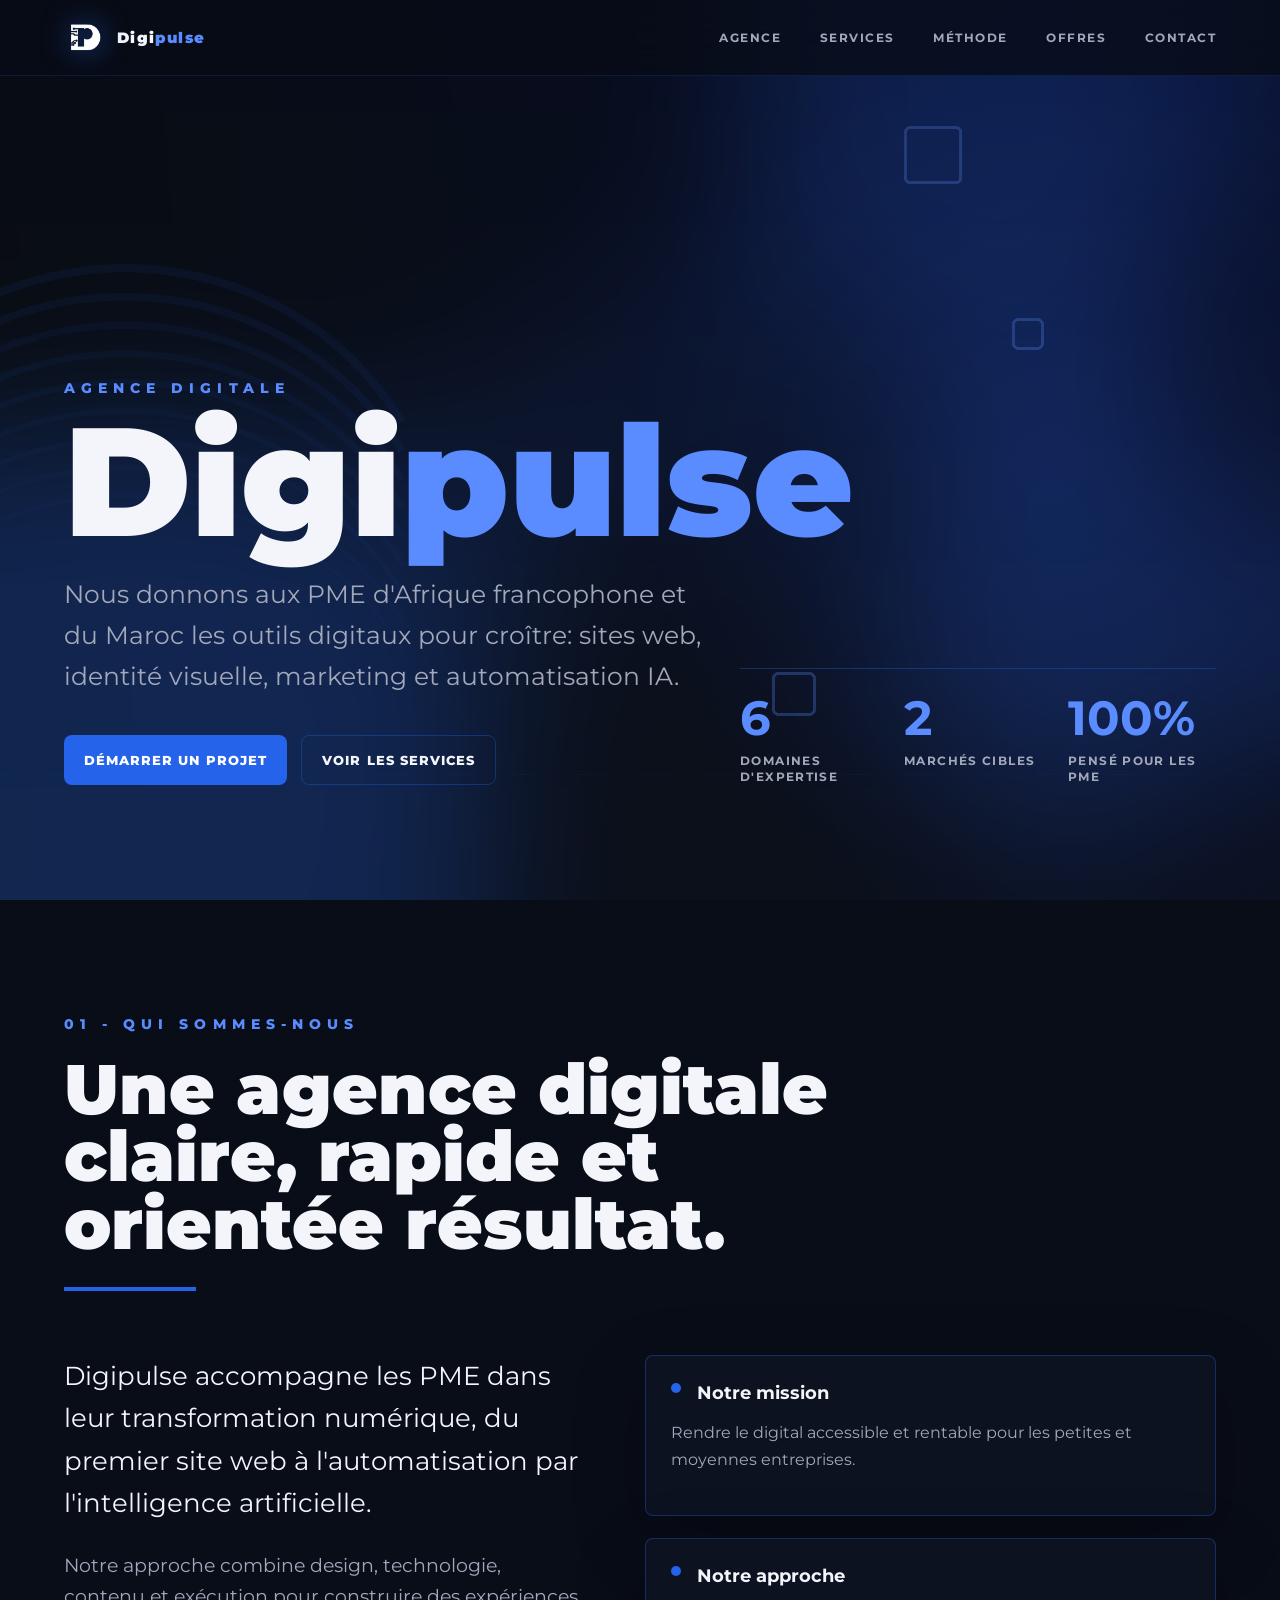
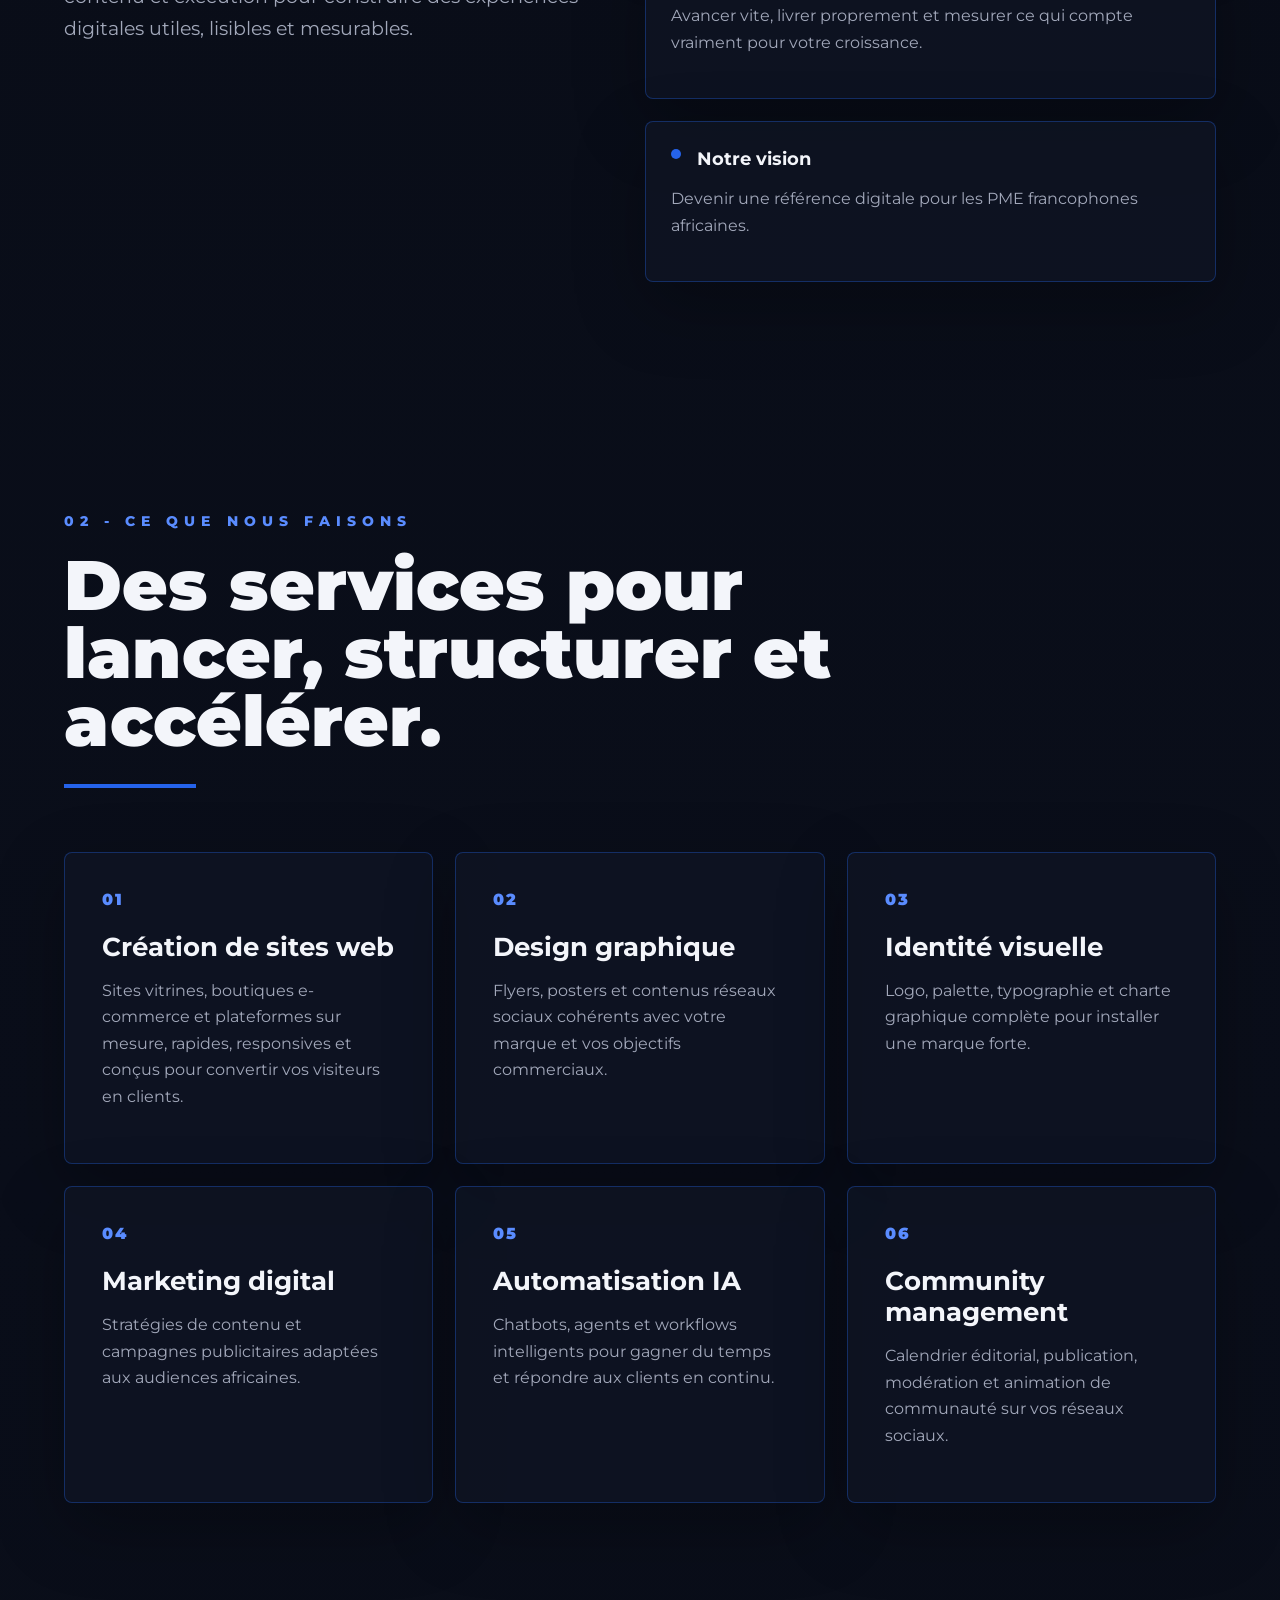
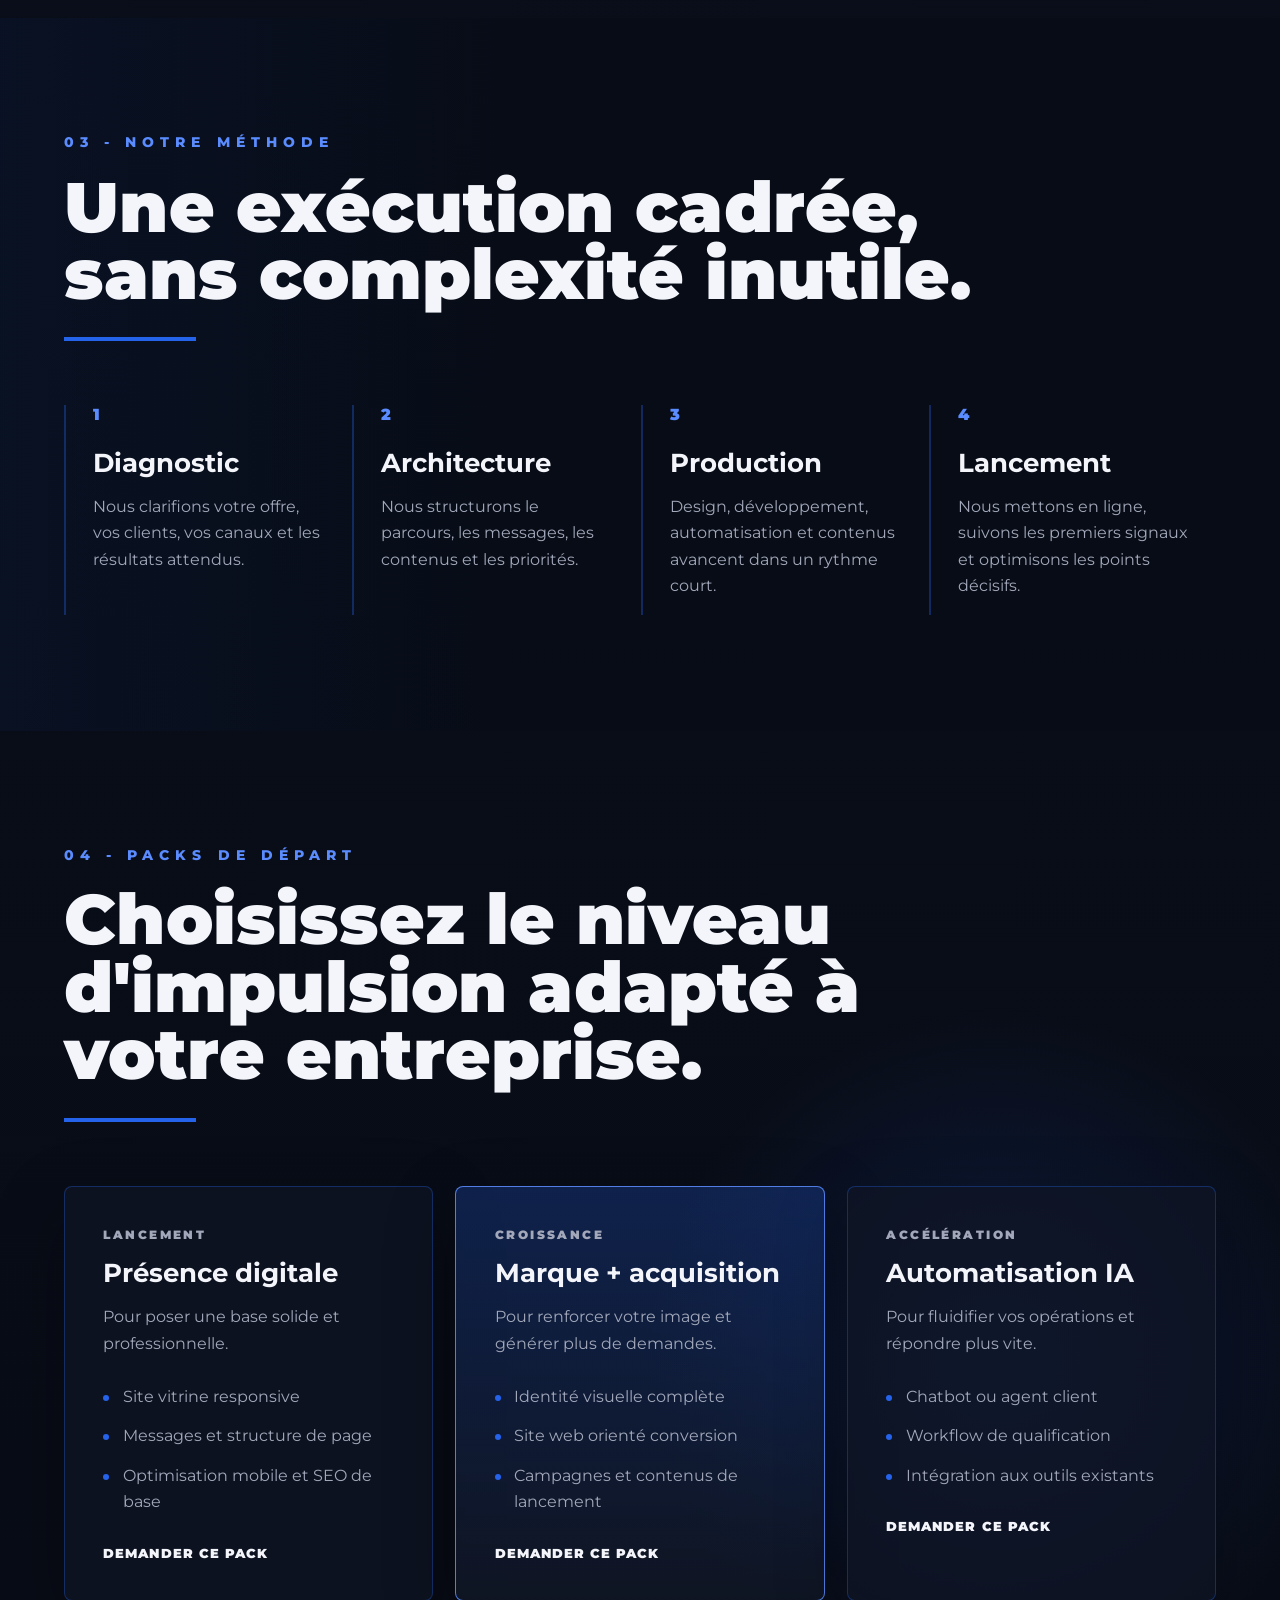
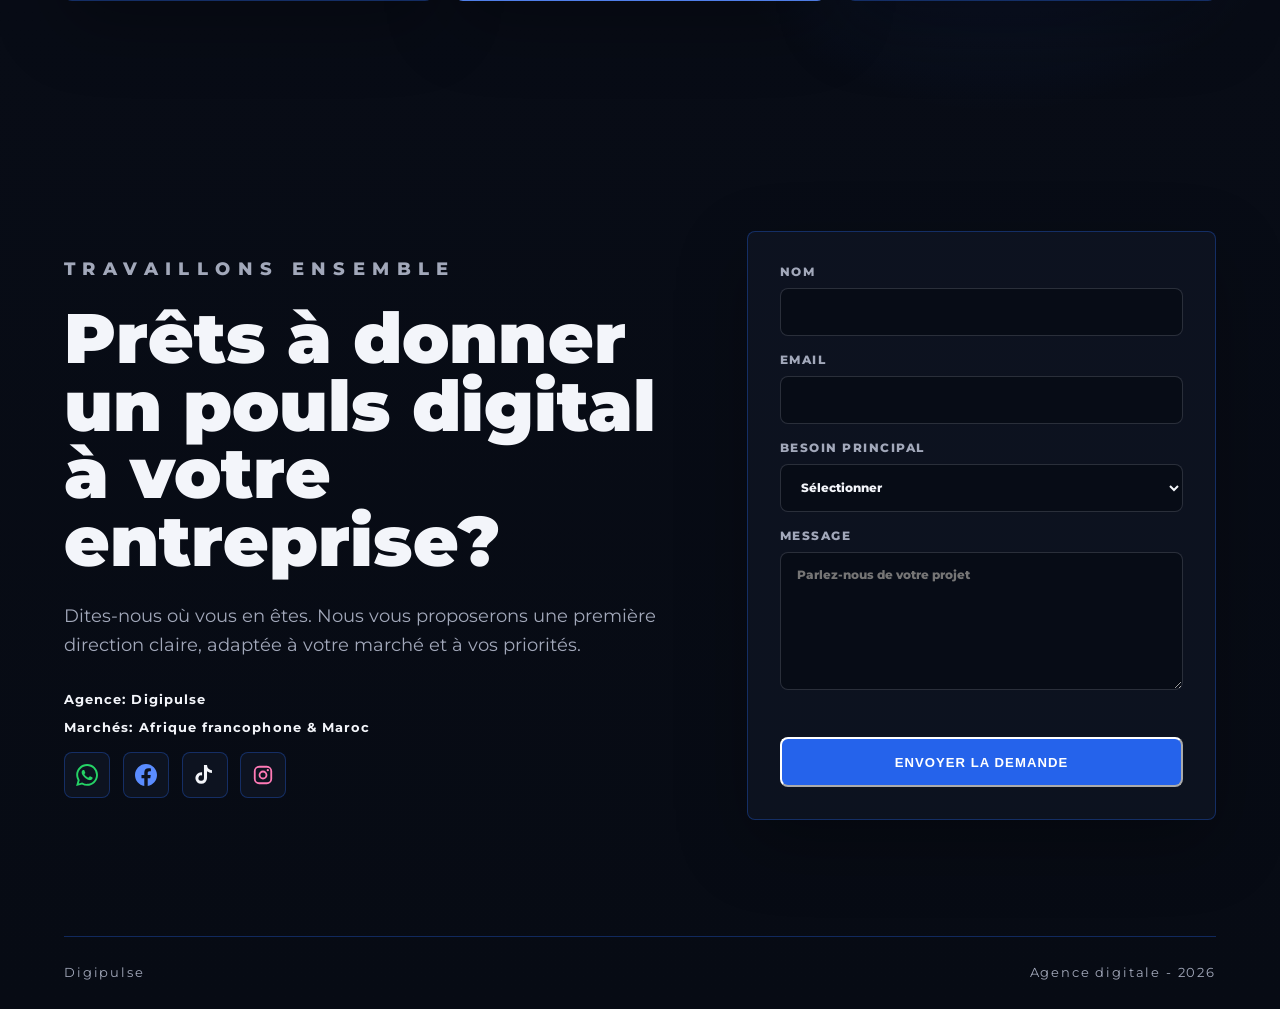
<file: digipulse-site/index.html>
<!doctype html>
<html lang="fr">
  <head>
    <meta charset="utf-8">
    <meta name="viewport" content="width=device-width, initial-scale=1">
    <title>Digipulse - Agence digitale pour PME</title>
    <meta name="description" content="Digipulse accompagne les PME d'Afrique francophone et du Maroc avec des sites web, identités visuelles, campagnes marketing et automatisations IA.">
    <link rel="canonical" href="https://digipulse.agency/">

    <link rel="icon" type="image/png" sizes="32x32" href="assets/favicon-32.png">
    <link rel="icon" type="image/png" sizes="16x16" href="assets/favicon-16.png">
    <link rel="apple-touch-icon" sizes="180x180" href="assets/favicon-180.png">
    <link rel="icon" type="image/png" sizes="192x192" href="assets/favicon-192.png">

    <meta property="og:type" content="website">
    <meta property="og:site_name" content="Digipulse">
    <meta property="og:title" content="Digipulse - Agence digitale pour PME">
    <meta property="og:description" content="Sites web, identité visuelle, marketing et automatisation IA pour les PME d'Afrique francophone et du Maroc.">
    <meta property="og:image" content="https://digipulse.agency/assets/pulse-field.png">
    <meta property="og:url" content="https://digipulse.agency/">
    <meta property="og:locale" content="fr_FR">
    <meta name="twitter:card" content="summary_large_image">
    <meta name="twitter:title" content="Digipulse - Agence digitale pour PME">
    <meta name="twitter:description" content="Sites web, identité visuelle, marketing et automatisation IA pour les PME d'Afrique francophone et du Maroc.">
    <meta name="twitter:image" content="https://digipulse.agency/assets/pulse-field.png">

    <link rel="preconnect" href="https://fonts.googleapis.com">
    <link rel="preconnect" href="https://fonts.gstatic.com" crossorigin>
    <link href="https://fonts.googleapis.com/css2?family=Montserrat:wght@400;500;600;700;800;900&display=swap" rel="stylesheet">
    <link rel="stylesheet" href="styles.css">
    <script type="application/ld+json">
    {
      "@context": "https://schema.org",
      "@type": "ProfessionalService",
      "name": "Digipulse",
      "description": "Agence digitale accompagnant les PME d'Afrique francophone et du Maroc : sites web, identité visuelle, marketing digital et automatisation IA.",
      "url": "https://digipulse.agency/",
      "logo": "https://digipulse.agency/assets/logo-blue.png",
      "areaServed": ["Maroc", "Afrique francophone"],
      "sameAs": [
        "https://www.facebook.com/share/18sWwzgQDz/",
        "https://www.instagram.com/digipulse_agency",
        "https://vt.tiktok.com/ZSX2vQ7gC/"
      ]
    }
    </script>
  </head>
  <body>
    <div class="site-shell">
      <header class="topbar" data-nav>
        <a class="brand" href="#accueil" aria-label="Digipulse accueil">
          <img class="brand-logo" src="assets/logo-white.png" alt="">
          <span>Digi<span>pulse</span></span>
        </a>
        <button class="menu-toggle" type="button" aria-label="Ouvrir le menu" aria-expanded="false" data-menu-toggle>
          <span class="bar"></span>
          <span class="bar"></span>
          <span class="sr-only" data-menu-label>Ouvrir le menu</span>
        </button>
        <nav class="nav-links" data-menu>
          <a href="#agence">Agence</a>
          <a href="#services">Services</a>
          <a href="#methode">Méthode</a>
          <a href="#offres">Offres</a>
          <a href="#contact">Contact</a>
        </nav>
      </header>

      <main id="accueil">
        <section class="hero section-panel">
          <div class="hero-visual" aria-hidden="true">
            <img src="assets/pulse-field.png" alt="">
          </div>
          <div class="hero-copy reveal">
            <p class="eyebrow">Agence digitale</p>
            <h1>Digi<span>pulse</span></h1>
            <p class="hero-lede">Nous donnons aux PME d'Afrique francophone et du Maroc les outils digitaux pour croître: sites web, identité visuelle, marketing et automatisation IA.</p>
            <div class="hero-actions">
              <a class="btn primary" href="#contact">Démarrer un projet</a>
              <a class="btn secondary" href="#services">Voir les services</a>
            </div>
          </div>
          <aside class="hero-proof reveal">
            <div>
              <strong>6</strong>
              <span>domaines d'expertise</span>
            </div>
            <div>
              <strong>2</strong>
              <span>marchés cibles</span>
            </div>
            <div>
              <strong>100%</strong>
              <span>pensé pour les PME</span>
            </div>
          </aside>
        </section>

        <section class="agency" id="agence">
          <div class="section-heading reveal">
            <p class="eyebrow">01 - Qui sommes-nous</p>
            <h2>Une agence digitale claire, rapide et orientée résultat.</h2>
          </div>
          <div class="agency-grid">
            <div class="statement reveal">
              <p>Digipulse accompagne les PME dans leur transformation numérique, du premier site web à l'automatisation par l'intelligence artificielle.</p>
              <p>Notre approche combine design, technologie, contenu et exécution pour construire des expériences digitales utiles, lisibles et mesurables.</p>
            </div>
            <div class="pillars reveal">
              <article>
                <span></span>
                <h3>Notre mission</h3>
                <p>Rendre le digital accessible et rentable pour les petites et moyennes entreprises.</p>
              </article>
              <article>
                <span></span>
                <h3>Notre approche</h3>
                <p>Avancer vite, livrer proprement et mesurer ce qui compte vraiment pour votre croissance.</p>
              </article>
              <article>
                <span></span>
                <h3>Notre vision</h3>
                <p>Devenir une référence digitale pour les PME francophones africaines.</p>
              </article>
            </div>
          </div>
        </section>

        <section class="services section-panel" id="services">
          <div class="section-heading reveal">
            <p class="eyebrow">02 - Ce que nous faisons</p>
            <h2>Des services pour lancer, structurer et accélérer.</h2>
          </div>
          <div class="service-grid">
            <article class="service-card reveal">
              <span>01</span>
              <h3>Création de sites web</h3>
              <p>Sites vitrines, boutiques e-commerce et plateformes sur mesure, rapides, responsives et conçus pour convertir vos visiteurs en clients.</p>
            </article>
            <article class="service-card reveal">
              <span>02</span>
              <h3>Design graphique</h3>
              <p>Flyers, posters et contenus réseaux sociaux cohérents avec votre marque et vos objectifs commerciaux.</p>
            </article>
            <article class="service-card reveal">
              <span>03</span>
              <h3>Identité visuelle</h3>
              <p>Logo, palette, typographie et charte graphique complète pour installer une marque forte.</p>
            </article>
            <article class="service-card reveal">
              <span>04</span>
              <h3>Marketing digital</h3>
              <p>Stratégies de contenu et campagnes publicitaires adaptées aux audiences africaines.</p>
            </article>
            <article class="service-card reveal">
              <span>05</span>
              <h3>Automatisation IA</h3>
              <p>Chatbots, agents et workflows intelligents pour gagner du temps et répondre aux clients en continu.</p>
            </article>
            <article class="service-card reveal">
              <span>06</span>
              <h3>Community management</h3>
              <p>Calendrier éditorial, publication, modération et animation de communauté sur vos réseaux sociaux.</p>
            </article>
          </div>
        </section>

        <section class="method" id="methode">
          <div class="section-heading reveal">
            <p class="eyebrow">03 - Notre méthode</p>
            <h2>Une exécution cadrée, sans complexité inutile.</h2>
          </div>
          <div class="timeline">
            <article class="reveal">
              <span>1</span>
              <h3>Diagnostic</h3>
              <p>Nous clarifions votre offre, vos clients, vos canaux et les résultats attendus.</p>
            </article>
            <article class="reveal">
              <span>2</span>
              <h3>Architecture</h3>
              <p>Nous structurons le parcours, les messages, les contenus et les priorités.</p>
            </article>
            <article class="reveal">
              <span>3</span>
              <h3>Production</h3>
              <p>Design, développement, automatisation et contenus avancent dans un rythme court.</p>
            </article>
            <article class="reveal">
              <span>4</span>
              <h3>Lancement</h3>
              <p>Nous mettons en ligne, suivons les premiers signaux et optimisons les points décisifs.</p>
            </article>
          </div>
        </section>

        <section class="offers section-panel" id="offres">
          <div class="section-heading reveal">
            <p class="eyebrow">04 - Packs de départ</p>
            <h2>Choisissez le niveau d'impulsion adapté à votre entreprise.</h2>
          </div>
          <div class="offer-grid">
            <article class="offer reveal">
              <p class="offer-kicker">Lancement</p>
              <h3>Présence digitale</h3>
              <p>Pour poser une base solide et professionnelle.</p>
              <ul>
                <li>Site vitrine responsive</li>
                <li>Messages et structure de page</li>
                <li>Optimisation mobile et SEO de base</li>
              </ul>
              <a href="#contact">Demander ce pack</a>
            </article>
            <article class="offer featured reveal">
              <p class="offer-kicker">Croissance</p>
              <h3>Marque + acquisition</h3>
              <p>Pour renforcer votre image et générer plus de demandes.</p>
              <ul>
                <li>Identité visuelle complète</li>
                <li>Site web orienté conversion</li>
                <li>Campagnes et contenus de lancement</li>
              </ul>
              <a href="#contact">Demander ce pack</a>
            </article>
            <article class="offer reveal">
              <p class="offer-kicker">Accélération</p>
              <h3>Automatisation IA</h3>
              <p>Pour fluidifier vos opérations et répondre plus vite.</p>
              <ul>
                <li>Chatbot ou agent client</li>
                <li>Workflow de qualification</li>
                <li>Intégration aux outils existants</li>
              </ul>
              <a href="#contact">Demander ce pack</a>
            </article>
          </div>
        </section>

        <section class="contact" id="contact">
          <div class="contact-copy reveal">
            <p class="eyebrow">Travaillons ensemble</p>
            <h2>Prêts à donner un pouls digital à votre entreprise?</h2>
            <p>Dites-nous où vous en êtes. Nous vous proposerons une première direction claire, adaptée à votre marché et à vos priorités.</p>
            <div class="contact-meta">
              <span>Agence: Digipulse</span>
              <span>Marchés: Afrique francophone & Maroc</span>
              <div class="social-links" aria-label="Réseaux sociaux Digipulse">
                <a class="social-link whatsapp" href="https://wa.me/22667576048" target="_blank" rel="noreferrer" aria-label="WhatsApp Digipulse">
                  <svg viewBox="0 0 24 24" aria-hidden="true"><path d="M20.52 3.49A11.81 11.81 0 0 0 12.1 0C5.56 0 .24 5.32.24 11.86c0 2.09.55 4.13 1.6 5.93L.14 24l6.37-1.67a11.85 11.85 0 0 0 5.59 1.42h.01c6.54 0 11.86-5.32 11.86-11.86 0-3.17-1.23-6.15-3.45-8.4Zm-8.41 18.25h-.01c-1.73 0-3.43-.46-4.91-1.34l-.35-.21-3.78.99 1.01-3.68-.24-.38a9.8 9.8 0 0 1-1.5-5.26c0-5.39 4.39-9.78 9.79-9.78 2.61 0 5.06 1.02 6.91 2.87a9.7 9.7 0 0 1 2.86 6.92c-.01 5.39-4.39 9.77-9.78 9.77Zm5.36-7.32c-.29-.15-1.74-.86-2.01-.96-.27-.1-.46-.15-.66.15-.19.29-.76.95-.93 1.15-.17.19-.34.22-.63.07-.29-.15-1.24-.46-2.36-1.46-.87-.78-1.46-1.74-1.63-2.03-.17-.29-.02-.45.13-.6.13-.13.29-.34.44-.51.15-.17.19-.29.29-.49.1-.19.05-.36-.02-.51-.07-.15-.66-1.59-.9-2.18-.24-.57-.48-.49-.66-.5h-.56c-.19 0-.51.07-.78.36-.27.29-1.02 1-1.02 2.45 0 1.44 1.05 2.84 1.2 3.03.15.19 2.07 3.16 5.01 4.43.7.3 1.25.48 1.68.62.71.22 1.35.19 1.86.12.57-.09 1.74-.71 1.99-1.39.24-.68.24-1.27.17-1.39-.08-.13-.27-.2-.56-.35Z"/></svg>
                </a>
                <a class="social-link facebook" href="https://www.facebook.com/share/18sWwzgQDz/" target="_blank" rel="noreferrer" aria-label="Facebook Digipulse">
                  <svg viewBox="0 0 24 24" aria-hidden="true"><path d="M24 12.07C24 5.4 18.63 0 12 0S0 5.4 0 12.07C0 18.1 4.39 23.1 10.13 24v-8.44H7.08v-3.49h3.05V9.41c0-3.03 1.79-4.7 4.53-4.7 1.31 0 2.68.24 2.68.24v2.96h-1.51c-1.49 0-1.96.93-1.96 1.89v2.27h3.33l-.53 3.49h-2.8V24C19.61 23.1 24 18.1 24 12.07Z"/></svg>
                </a>
                <a class="social-link tiktok" href="https://vt.tiktok.com/ZSX2vQ7gC/" target="_blank" rel="noreferrer" aria-label="TikTok Digipulse">
                  <svg viewBox="0 0 24 24" aria-hidden="true"><path d="M19.59 6.69a5.38 5.38 0 0 1-3.77-1.55 5.44 5.44 0 0 1-1.59-3.85V1h-3.36v14.29a3.02 3.02 0 1 1-2.07-2.86V9.02a6.4 6.4 0 0 0-.94-.07 6.36 6.36 0 1 0 6.36 6.36V8.04a8.75 8.75 0 0 0 5.37 1.84V6.69Z"/></svg>
                </a>
                <a class="social-link instagram" href="https://www.instagram.com/digipulse_agency?igsh=MTdzd2N3b25tajMyYQ==" target="_blank" rel="noreferrer" aria-label="Instagram Digipulse">
                  <svg viewBox="0 0 24 24" aria-hidden="true"><path d="M7.8 2h8.4A5.8 5.8 0 0 1 22 7.8v8.4a5.8 5.8 0 0 1-5.8 5.8H7.8A5.8 5.8 0 0 1 2 16.2V7.8A5.8 5.8 0 0 1 7.8 2Zm-.2 2A3.6 3.6 0 0 0 4 7.6v8.8A3.6 3.6 0 0 0 7.6 20h8.8a3.6 3.6 0 0 0 3.6-3.6V7.6A3.6 3.6 0 0 0 16.4 4H7.6Zm9.65 1.5a1.25 1.25 0 1 1 0 2.5 1.25 1.25 0 0 1 0-2.5ZM12 7.2a4.8 4.8 0 1 1 0 9.6 4.8 4.8 0 0 1 0-9.6Zm0 2a2.8 2.8 0 1 0 0 5.6 2.8 2.8 0 0 0 0-5.6Z"/></svg>
                </a>
              </div>
            </div>
          </div>
          <form
            class="contact-form reveal"
            data-whatsapp="22667576048"
            action="https://formspree.io/f/mqerklzr"
            method="POST"
          >
            <label class="hp-field" aria-hidden="true">
              Ne pas remplir
              <input name="_gotcha" type="text" tabindex="-1" autocomplete="off">
            </label>
            <input type="hidden" name="_subject" value="Nouvelle demande - Digipulse">
            <label>
              Nom
              <input name="nom" type="text" autocomplete="name" required>
            </label>
            <label>
              Email
              <input name="email" type="email" autocomplete="email" required>
            </label>
            <label>
              Besoin principal
              <select name="besoin" required>
                <option value="">Sélectionner</option>
                <option>Création de site web</option>
                <option>Identité visuelle</option>
                <option>Marketing digital</option>
                <option>Automatisation IA</option>
                <option>Community management</option>
              </select>
            </label>
            <label>
              Message
              <textarea name="message" rows="5" placeholder="Parlez-nous de votre projet"></textarea>
            </label>
            <p class="form-status" data-form-status role="status" aria-live="polite"></p>
            <button class="btn primary" type="submit" data-form-submit>Envoyer la demande</button>
          </form>
        </section>
      </main>

      <footer>
        <span>Digipulse</span>
        <span>Agence digitale - 2026</span>
      </footer>
    </div>
    <script src="script.js"></script>
  </body>
</html>
</file>
<file: digipulse-site/styles.css>
:root {
  --blue: #2563eb;
  --blue-soft: #5a8cff;
  --ink: #0a0e1a;
  --panel: #101624;
  --panel-2: #0d1320;
  --white: #f3f5fa;
  --muted: #a2a8ba;
  --line: rgba(37, 99, 235, 0.34);
  --shadow: 0 24px 70px rgba(0, 0, 0, 0.28);
  color-scheme: dark;
  font-family: "Montserrat", Arial, sans-serif;
}

* {
  box-sizing: border-box;
}

html {
  scroll-behavior: smooth;
}

body {
  margin: 0;
  color: var(--white);
  background:
    radial-gradient(circle at 82% 8%, rgba(37, 99, 235, 0.27), transparent 28rem),
    linear-gradient(180deg, #080c16 0%, var(--ink) 48%, #070b14 100%);
  min-width: 320px;
}

body.menu-open {
  overflow: hidden;
}

a {
  color: inherit;
  text-decoration: none;
}

img {
  max-width: 100%;
  display: block;
}

.site-shell {
  overflow: hidden;
}

.topbar {
  align-items: center;
  backdrop-filter: blur(18px);
  background: rgba(8, 12, 22, 0.78);
  border-bottom: 1px solid rgba(37, 99, 235, 0.18);
  display: flex;
  height: 76px;
  justify-content: space-between;
  left: 0;
  padding: 0 clamp(1rem, 5vw, 5rem);
  position: fixed;
  right: 0;
  top: 0;
  z-index: 20;
}

.brand {
  align-items: center;
  display: inline-flex;
  font-size: 0.95rem;
  font-weight: 900;
  gap: 0.7rem;
  letter-spacing: 0.08em;
}

.brand span span,
.hero h1 span,
.section-heading .eyebrow,
.eyebrow {
  color: var(--blue-soft);
}

.brand-logo {
  filter: drop-shadow(0 0 14px rgba(37, 99, 235, 0.72));
  height: 34px;
  object-fit: contain;
  width: 42px;
}

.nav-links {
  align-items: center;
  display: flex;
  gap: clamp(1rem, 3vw, 2.4rem);
}

.nav-links a {
  color: var(--muted);
  font-size: 0.78rem;
  font-weight: 700;
  letter-spacing: 0.12em;
  text-transform: uppercase;
  transition: color 180ms ease;
}

.nav-links a:hover {
  color: var(--white);
}

.menu-toggle {
  background: transparent;
  border: 0;
  display: none;
  height: 42px;
  padding: 0;
  width: 42px;
}

.menu-toggle span.bar {
  background: var(--white);
  display: block;
  height: 2px;
  margin: 8px auto;
  transition: transform 180ms ease;
  width: 24px;
}

.sr-only {
  border: 0;
  clip: rect(0 0 0 0);
  clip-path: inset(50%);
  height: 1px;
  margin: -1px;
  overflow: hidden;
  padding: 0;
  position: absolute;
  white-space: nowrap;
  width: 1px;
}

section {
  padding: clamp(5rem, 9vw, 9rem) clamp(1rem, 5vw, 5rem);
}

.section-panel {
  position: relative;
}

.hero {
  align-items: end;
  display: grid;
  gap: 2rem;
  grid-template-columns: minmax(0, 1.15fr) minmax(280px, 0.85fr);
  min-height: 100svh;
  padding-top: 9rem;
}

.hero-visual {
  inset: 0;
  opacity: 0.58;
  pointer-events: none;
  position: absolute;
  z-index: -1;
}

.hero-visual img {
  height: 100%;
  object-fit: cover;
  width: 100%;
}

.hero-copy {
  max-width: 820px;
}

.eyebrow {
  font-size: clamp(0.72rem, 1.2vw, 0.9rem);
  font-weight: 800;
  letter-spacing: 0.42em;
  margin: 0 0 1.4rem;
  text-transform: uppercase;
}

h1,
h2,
h3,
p {
  margin-top: 0;
}

h1 {
  font-size: clamp(4.2rem, 12vw, 10.8rem);
  font-weight: 900;
  line-height: 0.82;
  margin-bottom: 1.8rem;
}

.hero-lede {
  color: var(--muted);
  font-size: clamp(1.05rem, 2.2vw, 1.55rem);
  line-height: 1.65;
  max-width: 760px;
}

.hero-actions {
  display: flex;
  flex-wrap: wrap;
  gap: 0.9rem;
  margin-top: 2.4rem;
}

.btn {
  align-items: center;
  border-radius: 8px;
  display: inline-flex;
  font-size: 0.82rem;
  font-weight: 800;
  justify-content: center;
  letter-spacing: 0.08em;
  min-height: 50px;
  padding: 0.95rem 1.25rem;
  text-transform: uppercase;
  transition: transform 180ms ease, border-color 180ms ease, background 180ms ease;
}

.btn:hover {
  transform: translateY(-2px);
}

.btn.primary {
  background: var(--blue);
  color: white;
}

.btn.secondary {
  border: 1px solid var(--line);
  color: var(--white);
}

.hero-proof {
  align-self: end;
  border-top: 1px solid var(--line);
  display: grid;
  gap: 1rem;
  grid-template-columns: repeat(3, 1fr);
  padding-top: 1.6rem;
}

.hero-proof div {
  min-width: 0;
}

.hero-proof strong {
  color: var(--blue-soft);
  display: block;
  font-size: clamp(1.8rem, 4vw, 3rem);
  line-height: 1;
}

.hero-proof span {
  color: var(--muted);
  display: block;
  font-size: 0.72rem;
  font-weight: 700;
  letter-spacing: 0.12em;
  line-height: 1.4;
  margin-top: 0.65rem;
  text-transform: uppercase;
}

.section-heading {
  max-width: 920px;
}

.section-heading h2,
.contact h2 {
  font-size: clamp(2.25rem, 5.5vw, 5rem);
  font-weight: 900;
  letter-spacing: 0;
  line-height: 0.96;
  margin-bottom: 1.6rem;
}

.section-heading::after {
  background: var(--blue);
  content: "";
  display: block;
  height: 4px;
  margin-top: 1.8rem;
  width: 132px;
}

.agency-grid {
  display: grid;
  gap: clamp(2rem, 5vw, 5rem);
  grid-template-columns: minmax(0, 0.95fr) minmax(300px, 1.05fr);
  margin-top: 4rem;
}

.statement p {
  color: var(--white);
  font-size: clamp(1.2rem, 2vw, 1.8rem);
  line-height: 1.65;
}

.statement p + p {
  color: var(--muted);
  font-size: clamp(1rem, 1.5vw, 1.25rem);
}

.pillars {
  display: grid;
  gap: 1.4rem;
}

.pillars article,
.service-card,
.offer,
.contact-form {
  background: rgba(16, 22, 36, 0.72);
  border: 1px solid var(--line);
  border-radius: 8px;
  box-shadow: var(--shadow);
}

.pillars article {
  padding: 1.6rem;
  position: relative;
}

.pillars article span {
  background: var(--blue);
  border-radius: 999px;
  height: 10px;
  left: 1.6rem;
  position: absolute;
  top: 1.7rem;
  width: 10px;
}

.pillars h3 {
  font-size: 1.1rem;
  margin-left: 1.6rem;
}

.pillars p,
.service-card p,
.timeline p,
.offer p,
.offer li,
.contact p,
footer {
  color: var(--muted);
  line-height: 1.65;
}

.service-grid {
  display: grid;
  gap: 1.4rem;
  grid-template-columns: repeat(3, minmax(0, 1fr));
  margin-top: 4rem;
}

.service-card {
  min-height: 260px;
  padding: clamp(1.35rem, 3vw, 2.3rem);
  transition: transform 180ms ease, border-color 180ms ease, background 180ms ease;
}

.service-card:hover {
  background: rgba(18, 27, 46, 0.95);
  border-color: rgba(90, 140, 255, 0.8);
  transform: translateY(-5px);
}

.service-card span,
.timeline span {
  color: var(--blue-soft);
  display: inline-block;
  font-weight: 900;
  letter-spacing: 0.12em;
  margin-bottom: 1.4rem;
}

.service-card h3,
.timeline h3,
.offer h3 {
  font-size: clamp(1.2rem, 2vw, 1.65rem);
  margin-bottom: 1rem;
}

.method {
  background:
    linear-gradient(90deg, rgba(37, 99, 235, 0.06), transparent 40%),
    rgba(7, 11, 20, 0.4);
}

.timeline {
  counter-reset: item;
  display: grid;
  gap: 1px;
  grid-template-columns: repeat(4, minmax(0, 1fr));
  margin-top: 4rem;
}

.timeline article {
  border-left: 2px solid var(--line);
  padding: 0 1.5rem 0 1.7rem;
}

.offers {
  background:
    radial-gradient(circle at 78% 64%, rgba(37, 99, 235, 0.18), transparent 22rem),
    transparent;
}

.offer-grid {
  display: grid;
  gap: 1.4rem;
  grid-template-columns: repeat(3, minmax(0, 1fr));
  margin-top: 4rem;
}

.offer {
  padding: clamp(1.4rem, 3vw, 2.4rem);
}

.offer.featured {
  background: linear-gradient(180deg, rgba(37, 99, 235, 0.25), rgba(16, 22, 36, 0.9));
  border-color: rgba(90, 140, 255, 0.88);
}

.offer-kicker {
  color: var(--blue-soft);
  font-size: 0.76rem;
  font-weight: 900;
  letter-spacing: 0.2em;
  text-transform: uppercase;
}

.offer ul {
  display: grid;
  gap: 0.8rem;
  list-style: none;
  margin: 1.7rem 0;
  padding: 0;
}

.offer li {
  padding-left: 1.2rem;
  position: relative;
}

.offer li::before {
  background: var(--blue);
  border-radius: 999px;
  content: "";
  height: 6px;
  left: 0;
  position: absolute;
  top: 0.68rem;
  width: 6px;
}

.offer a {
  color: var(--white);
  font-size: 0.8rem;
  font-weight: 900;
  letter-spacing: 0.08em;
  text-transform: uppercase;
}

.contact {
  display: grid;
  gap: clamp(2rem, 5vw, 5rem);
  grid-template-columns: minmax(0, 0.95fr) minmax(320px, 0.72fr);
}

.contact-copy {
  align-self: center;
}

.contact-copy p {
  font-size: 1.1rem;
  max-width: 660px;
}

.contact h2 span {
  color: var(--blue-soft);
}

.contact-meta {
  display: grid;
  gap: 0.75rem;
  margin-top: 2rem;
}

.contact-meta span,
.contact-meta a {
  color: var(--white);
  font-size: 0.83rem;
  font-weight: 700;
  letter-spacing: 0.08em;
}

.contact-meta a {
  color: var(--blue-soft);
  transition: color 180ms ease;
}

.contact-meta a:hover {
  color: var(--white);
}

.social-links {
  display: flex;
  flex-wrap: wrap;
  gap: 0.8rem;
  margin-top: 0.3rem;
}

.social-link {
  align-items: center;
  background: rgba(16, 22, 36, 0.78);
  border: 1px solid var(--line);
  border-radius: 8px;
  color: var(--white);
  display: inline-flex;
  height: 46px;
  justify-content: center;
  transition: transform 180ms ease, border-color 180ms ease, background 180ms ease;
  width: 46px;
}

.social-link svg {
  fill: currentColor;
  height: 22px;
  width: 22px;
}

.social-link:hover {
  background: rgba(37, 99, 235, 0.18);
  border-color: rgba(90, 140, 255, 0.85);
  color: var(--white);
  transform: translateY(-2px);
}

.social-link.whatsapp {
  color: #25d366;
}

.social-link.facebook {
  color: #5a8cff;
}

.social-link.tiktok {
  color: #f3f5fa;
}

.social-link.instagram {
  color: #ff7ab6;
}

.contact-form {
  display: grid;
  gap: 1rem;
  padding: clamp(1.2rem, 3vw, 2rem);
}

label {
  color: var(--muted);
  display: grid;
  font-size: 0.78rem;
  font-weight: 800;
  gap: 0.55rem;
  letter-spacing: 0.12em;
  text-transform: uppercase;
}

input,
select,
textarea {
  background: rgba(8, 12, 22, 0.85);
  border: 1px solid rgba(162, 168, 186, 0.22);
  border-radius: 8px;
  color: var(--white);
  font: inherit;
  min-height: 48px;
  outline: 0;
  padding: 0.9rem 1rem;
  width: 100%;
}

textarea {
  min-height: 138px;
  resize: vertical;
}

.hp-field {
  left: -9999px;
  position: absolute;
  top: -9999px;
}

.form-status {
  font-size: 0.82rem;
  font-weight: 700;
  line-height: 1.5;
  margin: 0;
  min-height: 1.2em;
}

.form-status.is-success {
  color: #4ade80;
}

.form-status.is-error {
  color: #f87171;
}

input:focus,
select:focus,
textarea:focus {
  border-color: var(--blue-soft);
}

footer {
  align-items: center;
  border-top: 1px solid var(--line);
  display: flex;
  font-size: 0.82rem;
  justify-content: space-between;
  letter-spacing: 0.14em;
  margin: 0 clamp(1rem, 5vw, 5rem);
  padding: 1.6rem 0;
}

.reveal {
  opacity: 0;
  transform: translateY(22px);
  transition: opacity 500ms ease, transform 500ms ease;
}

.reveal.is-visible {
  opacity: 1;
  transform: translateY(0);
}

@media (max-width: 980px) {
  .hero,
  .agency-grid,
  .contact {
    grid-template-columns: 1fr;
  }

  .hero {
    align-items: center;
  }

  .hero-proof,
  .service-grid,
  .offer-grid,
  .timeline {
    grid-template-columns: repeat(2, minmax(0, 1fr));
  }
}

@media (max-width: 760px) {
  .topbar {
    height: 68px;
  }

  .menu-toggle {
    display: block;
  }

  .nav-links {
    align-content: center;
    background: rgba(8, 12, 22, 0.98);
    display: grid;
    gap: 1.6rem;
    inset: 68px 0 0;
    justify-content: center;
    opacity: 0;
    pointer-events: none;
    position: fixed;
    transform: translateY(-12px);
    transition: opacity 180ms ease, transform 180ms ease;
  }

  .nav-links.is-open {
    opacity: 1;
    pointer-events: auto;
    transform: translateY(0);
  }

  .nav-links a {
    font-size: 1rem;
    text-align: center;
  }

  .menu-open .menu-toggle span.bar:first-child {
    transform: translateY(5px) rotate(45deg);
  }

  .menu-open .menu-toggle span.bar:last-child {
    transform: translateY(-5px) rotate(-45deg);
  }

  section {
    padding-left: 1rem;
    padding-right: 1rem;
  }

  .hero {
    min-height: auto;
    padding-top: 8rem;
  }

  h1 {
    font-size: clamp(2.85rem, 14.5vw, 4.2rem);
    line-height: 0.9;
  }

  .hero-proof,
  .service-grid,
  .offer-grid,
  .timeline {
    grid-template-columns: 1fr;
  }

  .timeline article {
    padding-bottom: 1.2rem;
  }

  footer {
    align-items: flex-start;
    flex-direction: column;
    gap: 0.8rem;
  }
}

@media (prefers-reduced-motion: reduce) {
  *,
  *::before,
  *::after {
    scroll-behavior: auto !important;
    transition: none !important;
  }

  .reveal {
    opacity: 1;
    transform: none;
  }
}
</file>
